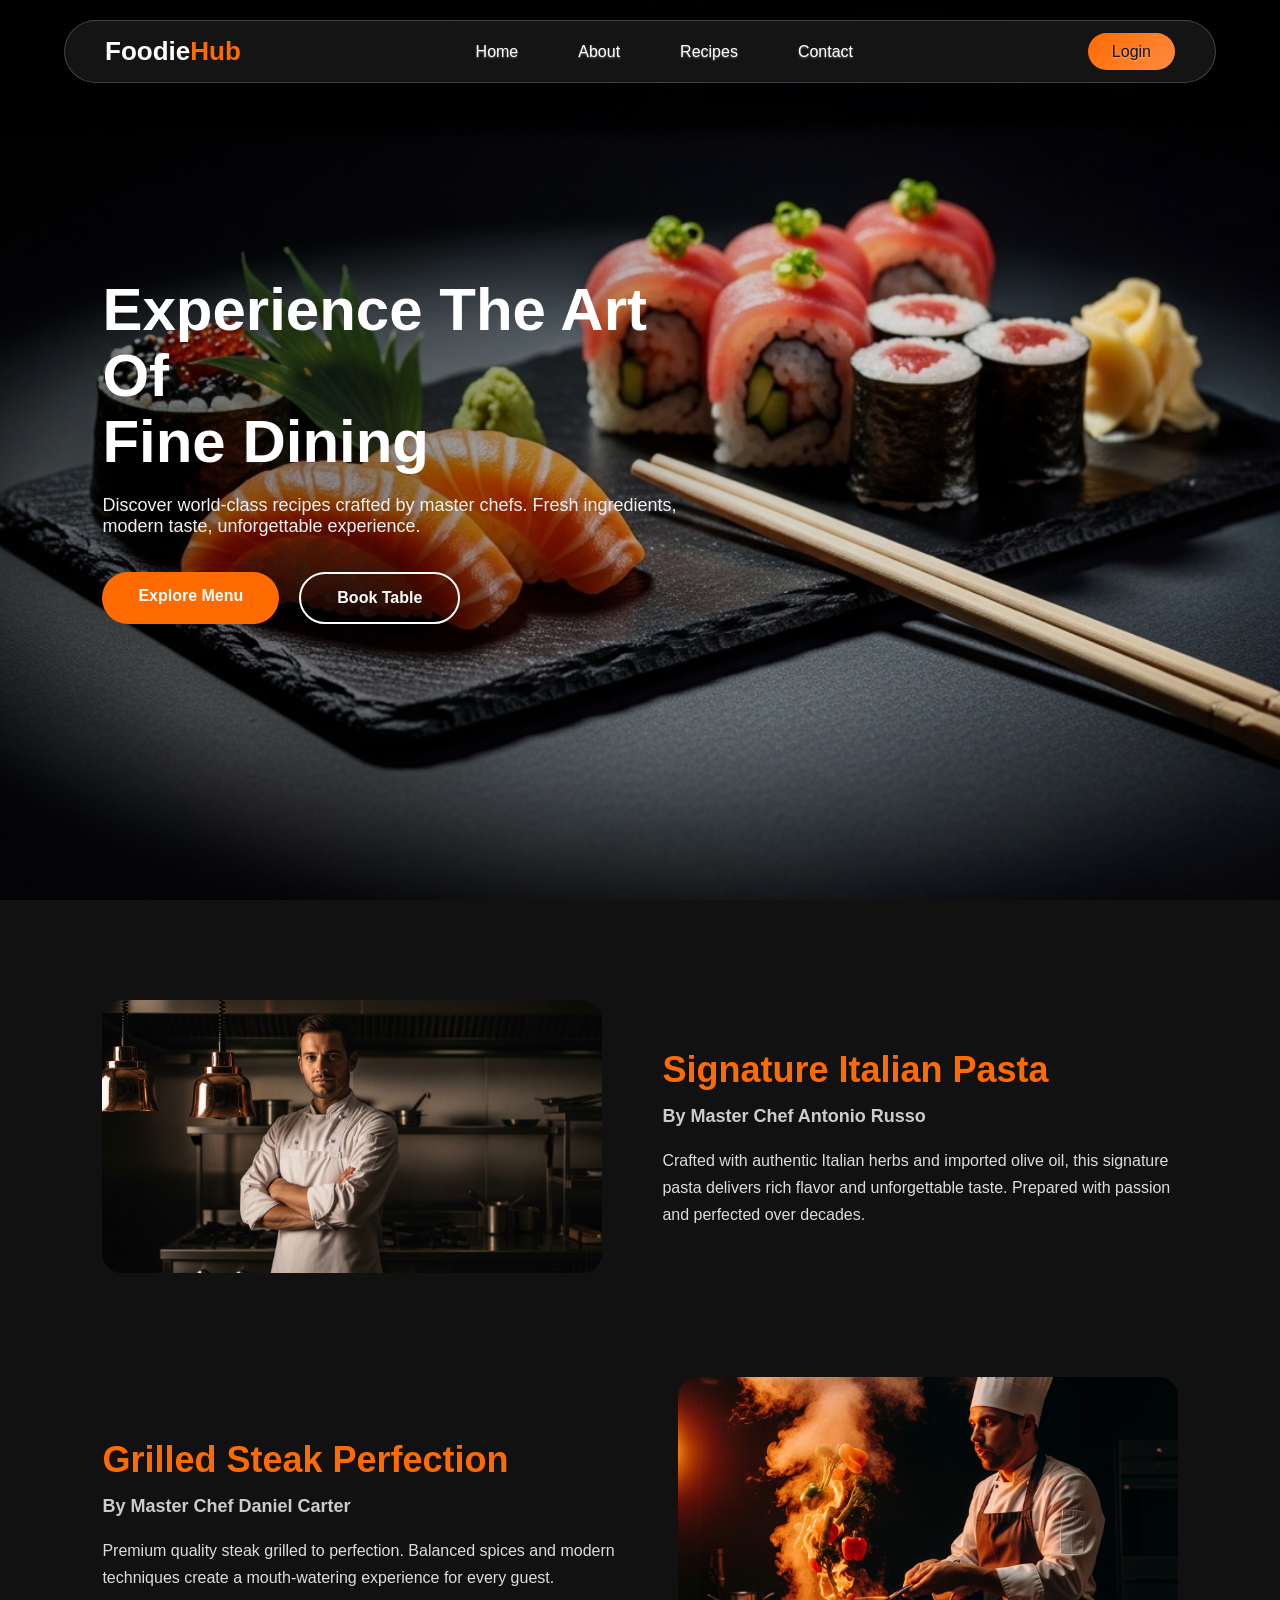
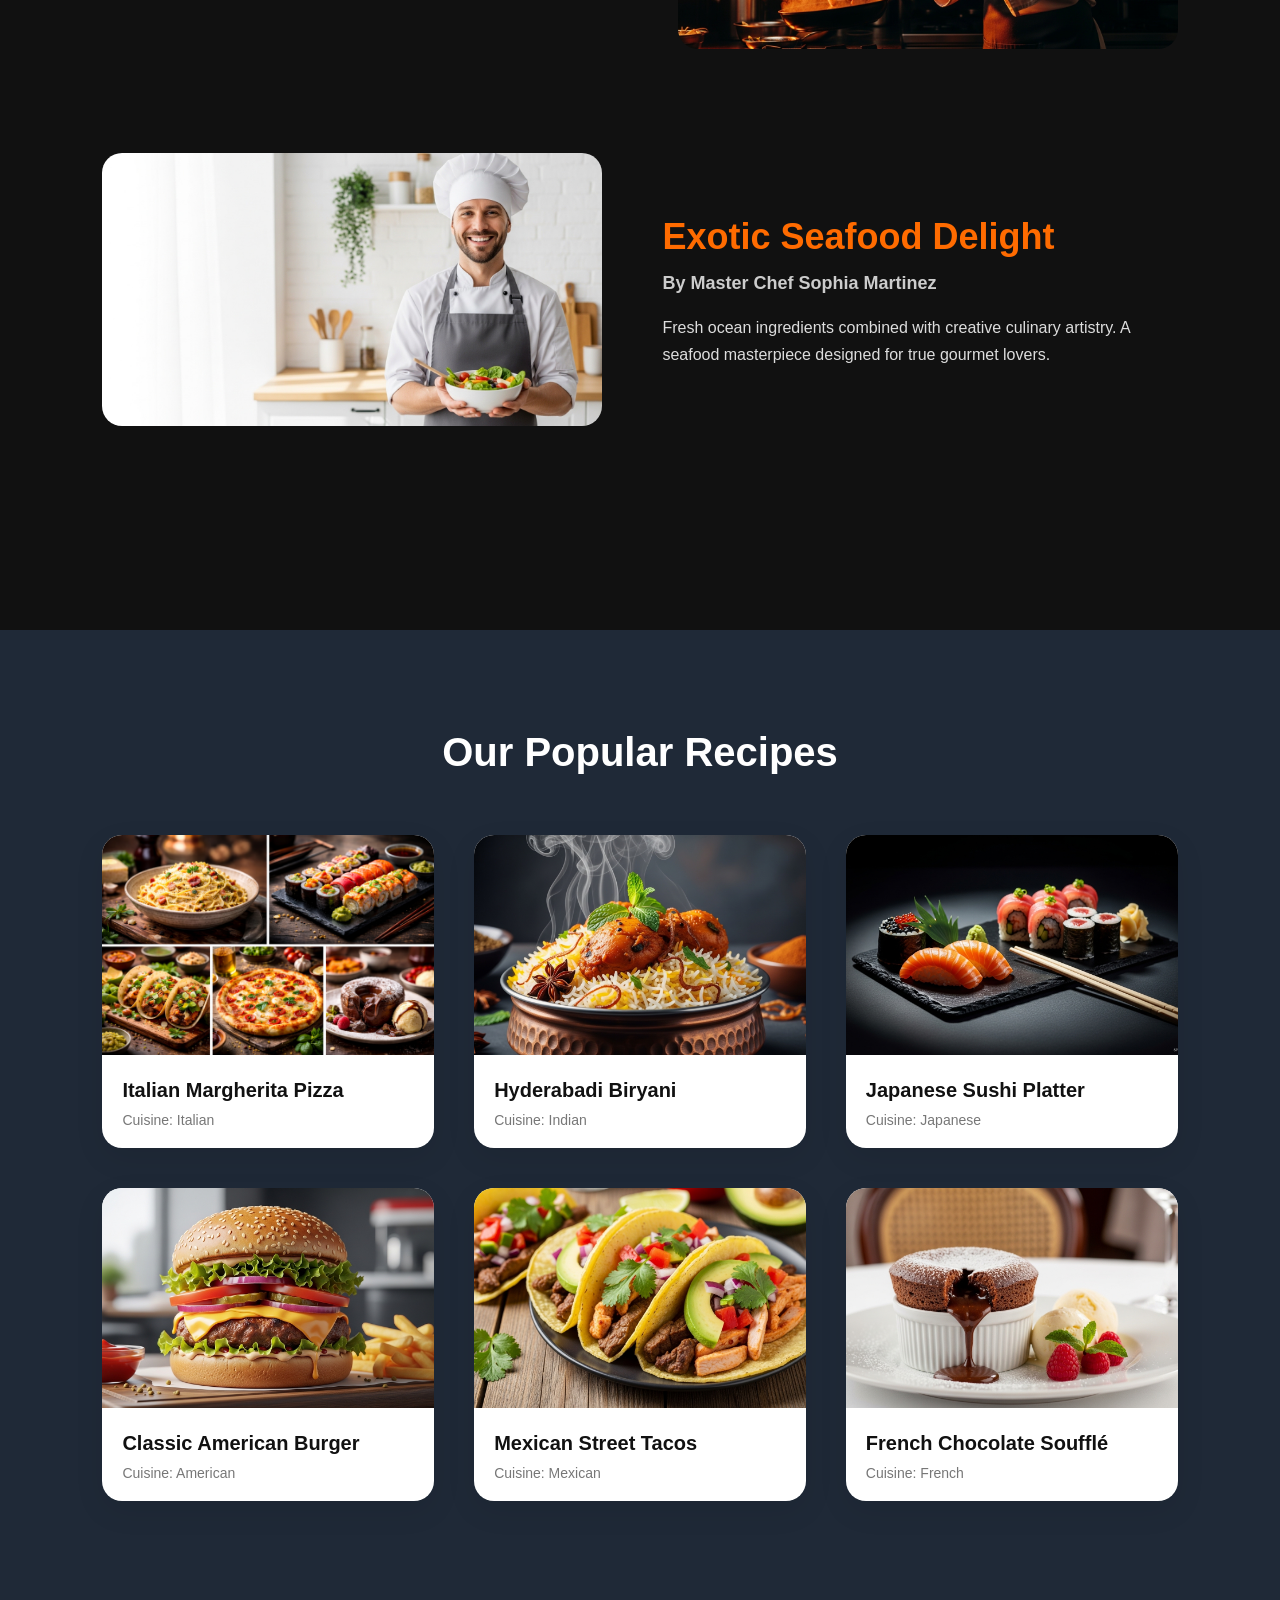
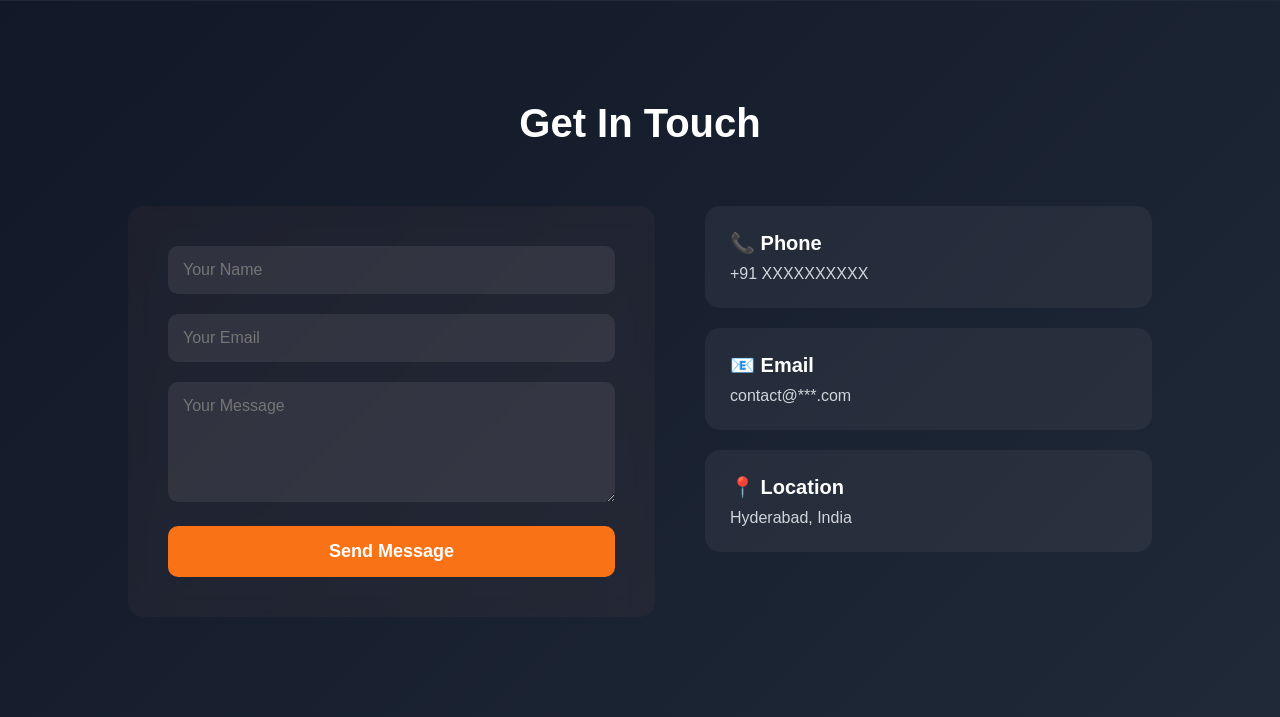
<file: index.html>
<!doctype html>
<html lang="en">
  <head>
    <meta charset="UTF-8" />
    <title>Food Landing Page</title>
    <link rel="stylesheet" href="style.css" />
  </head>
  <body>
    <!-- ================= NAVBAR ================= -->
    <header>
      <nav class="navbar">
        <div class="logo">Foodie<span>Hub</span></div>

        <ul class="nav-links">
          <li><a href="#home">Home</a></li>
          <li><a href="#about">About</a></li>
          <li><a href="#recipes">Recipes</a></li>
          <li><a href="#contact">Contact</a></li>
        </ul>

        <div class="nav-btn">
          <a href="#" class="login-btn">Login</a>
        </div>
      </nav>
    </header>

    <!-- ================= HOME SECTION ================= -->
    <section class="home" id="home">
      <div class="hero-content">
        <h1>
          Experience The Art Of <br />
          Fine Dining
        </h1>
        <p>
          Discover world-class recipes crafted by master chefs. Fresh
          ingredients, modern taste, unforgettable experience.
        </p>

        <div class="hero-buttons">
          <a href="#" class="btn primary-btn">Explore Menu</a>
          <a href="#" class="btn secondary-btn">Book Table</a>
        </div>
      </div>
    </section>

    <!-- ================= ABOUT US SECTION ================= -->
    <section class="about" id="about">
      <div class="about-container">
        <!-- Row 1 -->
        <div class="about-row">
          <div class="about-image">
            <img src="assets/images/chef1.jpg" alt="Chef Special Dish" />
          </div>
          <div class="about-content">
            <h2>Signature Italian Pasta</h2>
            <h4>By Master Chef Antonio Russo</h4>
            <p>
              Crafted with authentic Italian herbs and imported olive oil, this
              signature pasta delivers rich flavor and unforgettable taste.
              Prepared with passion and perfected over decades.
            </p>
          </div>
        </div>

        <!-- Row 2 -->
        <div class="about-row reverse">
          <div class="about-image">
            <img src="assets/images/chef2.jpg" alt="Chef Special Dish" />
          </div>
          <div class="about-content">
            <h2>Grilled Steak Perfection</h2>
            <h4>By Master Chef Daniel Carter</h4>
            <p>
              Premium quality steak grilled to perfection. Balanced spices and
              modern techniques create a mouth-watering experience for every
              guest.
            </p>
          </div>
        </div>

        <!-- Row 3 -->
        <div class="about-row">
          <div class="about-image">
            <img src="assets/images/chef3.jpg" alt="Chef Special Dish" />
          </div>
          <div class="about-content">
            <h2>Exotic Seafood Delight</h2>
            <h4>By Master Chef Sophia Martinez</h4>
            <p>
              Fresh ocean ingredients combined with creative culinary artistry.
              A seafood masterpiece designed for true gourmet lovers.
            </p>
          </div>
        </div>
      </div>
    </section>


    <!-- ================= RECIPES SECTION ================= -->
<section class="recipes" id="recipes">

    <div class="recipes-container">

        <h2 class="section-title">Our Popular Recipes</h2>

        <div class="recipe-grid">

            <!-- Card 1 -->
            <div class="recipe-card">
                <img src="assets/images/Italian Margherita Pizza.png" alt="Italian Pizza">
                <div class="recipe-info">
                    <h3>Italian Margherita Pizza</h3>
                    <p>Cuisine: Italian</p>
                </div>
            </div>

            <!-- Card 2 -->
            <div class="recipe-card">
                <img src="assets/images/Hyderabadi Biryani.jpg" alt="Indian Biryani">
                <div class="recipe-info">
                    <h3>Hyderabadi Biryani</h3>
                    <p>Cuisine: Indian</p>
                </div>
            </div>

            <!-- Card 3 -->
            <div class="recipe-card">
                <img src="assets/images/Japanese Sushi Platter.jpg" alt="Sushi">
                <div class="recipe-info">
                    <h3>Japanese Sushi Platter</h3>
                    <p>Cuisine: Japanese</p>
                </div>
            </div>

            <!-- Card 4 -->
            <div class="recipe-card">
                <img src="assets/images/Classic American Burger.jpg" alt="Burger">
                <div class="recipe-info">
                    <h3>Classic American Burger</h3>
                    <p>Cuisine: American</p>
                </div>
            </div>

            <!-- Card 5 -->
            <div class="recipe-card">
                <img src="assets/images/Mexican Street Tacos.jpg" alt="Tacos">
                <div class="recipe-info">
                    <h3>Mexican Street Tacos</h3>
                    <p>Cuisine: Mexican</p>
                </div>
            </div>

            <!-- Card 6 -->
            <div class="recipe-card">
                <img src="assets/images/French Chocolate.jpg" alt="French Dessert">
                <div class="recipe-info">
                    <h3>French Chocolate Soufflé</h3>
                    <p>Cuisine: French</p>
                </div>
            </div>

        </div>

    </div>

</section>


<!-- Contact Section -->
<section id="contact" class="contact-section">
    <div class="contact-container">
        
        <h2 class="section-title">Get In Touch</h2>

        <div class="contact-content">

            <!-- Left Side - Form -->
            <div class="contact-form">
                <form>
                    <div class="input-group">
                        <input type="text" placeholder="Your Name" required>
                    </div>

                    <div class="input-group">
                        <input type="email" placeholder="Your Email" required>
                    </div>

                    <div class="input-group">
                        <textarea rows="5" placeholder="Your Message" required></textarea>
                    </div>

                    <button type="submit" class="contact-btn">Send Message</button>
                </form>
            </div>

            <!-- Right Side - Info -->
            <div class="contact-info">

                <div class="info-card">
                    <h4>📞 Phone</h4>
                    <p>+91 XXXXXXXXXX</p>
                </div>

                <div class="info-card">
                    <h4>📧 Email</h4>
                    <p>contact@***.com</p>
                </div>

                <div class="info-card">
                    <h4>📍 Location</h4>
                    <p>Hyderabad, India</p>
                </div>

            </div>

        </div>
    </div>
</section>


  </body>
</html>
</file>
<file: style.css>
/* ================== GLOBAL RESET ================== */
* {
    margin: 0;
    padding: 0;
    box-sizing: border-box;
    font-family: 'Segoe UI', sans-serif;
}

body {
    overflow-x: hidden;
}

/* ================== HOME SECTION ================== */
.home {
    height: 100vh;
    background: url("assets/images/Japanese%20Sushi%20Platter.jpg") no-repeat center center/cover;    display: flex;
    align-items: center;
    padding-left: 8%;
    position: relative;
}

/* Subtle dark gradient for text readability */
.home::before {
    content: "";
    position: absolute;
    inset: 0;
    background: linear-gradient(
        to right,
        rgba(0, 0, 0, 0.45) 30%,
        rgba(0, 0, 0, 0.15) 60%,
        rgba(0, 0, 0, 0.02)
    );
}

/* ================== GLASS NAVBAR ================== */
.navbar {
    position: fixed;
    top: 20px;
    left: 50%;
    transform: translateX(-50%);
    width: 90%;
    padding: 15px 40px;

    display: flex;
    justify-content: space-between;
    align-items: center;

    background: rgba(255, 255, 255, 0.08);
    backdrop-filter: blur(15px);
    -webkit-backdrop-filter: blur(15px);

    border-radius: 50px;
    border: 1px solid rgba(255, 255, 255, 0.2);

    box-shadow: 0 8px 32px rgba(0, 0, 0, 0.25);
    z-index: 1000;
}


.navbar a {
    color: #111;              /* Dark universal color */
    text-decoration: none;
    font-weight: 500;
    margin-left: 25px;
    transition: 0.3s ease;
}

/* Optional: subtle readability boost */
.navbar a {
    text-shadow: 0 1px 2px rgba(255, 255, 255, 0.4);
}

/* Hover effect */
.navbar a:hover {
    color: #f97316;           /* Your theme orange */
}

.logo {
    font-size: 26px;
    font-weight: bold;
    color: white;
}

.logo span {
    color: #ff6b00;
}

/* Nav Links */
.nav-links {
    list-style: none;
    display: flex;
    gap: 35px;
}

.nav-links a {
    text-decoration: none;
    color: white;
    font-size: 16px;
    position: relative;
    transition: 0.3s ease;
}

/* Animated underline */
.nav-links a::after {
    content: "";
    position: absolute;
    left: 0;
    bottom: -6px;
    width: 0%;
    height: 2px;
    background: #ff6b00;
    transition: 0.3s ease;
}

.nav-links a:hover::after {
    width: 100%;
}

/* Login Button */
.login-btn {
    padding: 10px 24px;
    border-radius: 30px;
    text-decoration: none;
    font-weight: 500;
    color: white;
    background: linear-gradient(135deg, #ff6b00, #ff8c42);
    transition: 0.3s ease;
}

.login-btn:hover {
    transform: translateY(-3px);
    box-shadow: 0 8px 20px rgba(255, 107, 0, 0.4);
}

/* ================== HERO CONTENT ================== */
.hero-content {
    position: relative;
    z-index: 2;
    max-width: 600px;
    color: white;
}

.hero-content h1 {
    font-size: 60px;
    line-height: 1.1;
    margin-bottom: 20px;
}

.hero-content p {
    font-size: 18px;
    margin-bottom: 35px;
    color: #f1f1f1;
}

/* ================== BUTTONS ================== */
.hero-buttons {
    display: flex;
    gap: 20px;
}

.btn {
    padding: 15px 36px;
    border-radius: 40px;
    text-decoration: none;
    font-weight: 600;
    transition: 0.3s ease;
}

.primary-btn {
    background: #ff6b00;
    color: white;
}

.primary-btn:hover {
    background: #ff8c42;
    transform: translateY(-4px);
}

.secondary-btn {
    border: 2px solid white;
    color: white;
}

.secondary-btn:hover {
    background: white;
    color: black;
    transform: translateY(-4px);
}


/* ================== ABOUT SECTION ================== */
.about {
    padding: 100px 8%;
    background: #111;
    color: white;
}

.about-container {
    max-width: 1200px;
    margin: auto;
}

.about-row {
    display: flex;
    align-items: center;
    gap: 60px;
    margin-bottom: 100px;
}

/* Reverse layout for second row */
.about-row.reverse {
    flex-direction: row-reverse;
}

.about-image img {
    width: 100%;
    max-width: 500px;
    border-radius: 20px;
    transition: 0.4s ease;
}

/* Image hover effect */
.about-image img:hover {
    transform: scale(1.05);
}

.about-content {
    flex: 1;
}

.about-content h2 {
    font-size: 36px;
    margin-bottom: 15px;
    color: #ff6b00;
}

.about-content h4 {
    font-size: 18px;
    margin-bottom: 20px;
    color: #ccc;
}

.about-content p {
    font-size: 16px;
    line-height: 1.7;
    color: #ddd;
}


/* ================== RECIPES SECTION ================== */
.recipes {
    padding: 100px 8%;
   
    background: #1f2937;
    


}

.section-title {
    text-align: center;
    font-size: 40px;
    margin-bottom: 60px;
    color: white;
}

.recipes-container {
    max-width: 1200px;
    margin: auto;
}

.recipe-grid {
    display: grid;
    grid-template-columns: repeat(auto-fit, minmax(280px, 1fr));
    gap: 40px;
}

.recipe-card {
    background: white;
    border-radius: 20px;
    overflow: hidden;
    box-shadow: 0 10px 30px rgba(0, 0, 0, 0.08);
    transition: 0.4s ease;
}

.recipe-card:hover {
    transform: translateY(-10px);
}

.recipe-card img {
    width: 100%;
    height: 220px;
    object-fit: cover;
}

.recipe-info {
    padding: 20px;
}

.recipe-info h3 {
    margin-bottom: 10px;
    font-size: 20px;
    color: #111;
}

.recipe-info p {
    color: #777;
    font-size: 14px;
}


/* Contact Section */
.contact-section {
    padding: 100px 10%;
    background: linear-gradient(135deg, #111827, #1f2937);
    color: white;
}

.section-title {
    text-align: center;
    font-size: 40px;
    margin-bottom: 60px;
    font-weight: 600;
}

.contact-section .section-title {
    color: #ffffff;
}


.contact-content {
    display: flex;
    gap: 50px;
    justify-content: space-between;
    flex-wrap: wrap;
}

/* Form */
.contact-form {
    flex: 1;
    min-width: 320px;
    background: rgba(230, 128, 128, 0.05);
    padding: 40px;
    border-radius: 15px;
    backdrop-filter: blur(10px);
}

.input-group {
    margin-bottom: 20px;
}

.input-group input,
.input-group textarea {
    width: 100%;
    padding: 15px;
    border: none;
    border-radius: 10px;
    background: rgba(255, 255, 255, 0.08);
    color: white;
    font-size: 16px;
    outline: none;
}

.input-group input:focus,
.input-group textarea:focus {
    border: 1px solid #f97316;
}

.contact-btn {
    width: 100%;
    padding: 15px;
    background: #f97316;
    border: none;
    border-radius: 10px;
    font-size: 18px;
    font-weight: 600;
    color: white;
    cursor: pointer;
    transition: 0.3s ease;
}

.contact-btn:hover {
    background: #ea580c;
    transform: translateY(-3px);
}

/* Contact Info */
.contact-info {
    flex: 1;
    min-width: 280px;
    display: flex;
    flex-direction: column;
    gap: 20px;
}

.info-card {
    background: rgba(255, 255, 255, 0.05);
    padding: 25px;
    border-radius: 15px;
    transition: 0.3s ease;
}

.info-card:hover {
    background: rgba(255, 255, 255, 0.1);
    transform: translateY(-5px);
}

.info-card h4 {
    margin-bottom: 10px;
    font-size: 20px;
}

.info-card p {
    color: #d1d5db;
}

/* Responsive */
@media (max-width: 900px) {
    .contact-content {
        flex-direction: column;
    }
}
</file>
